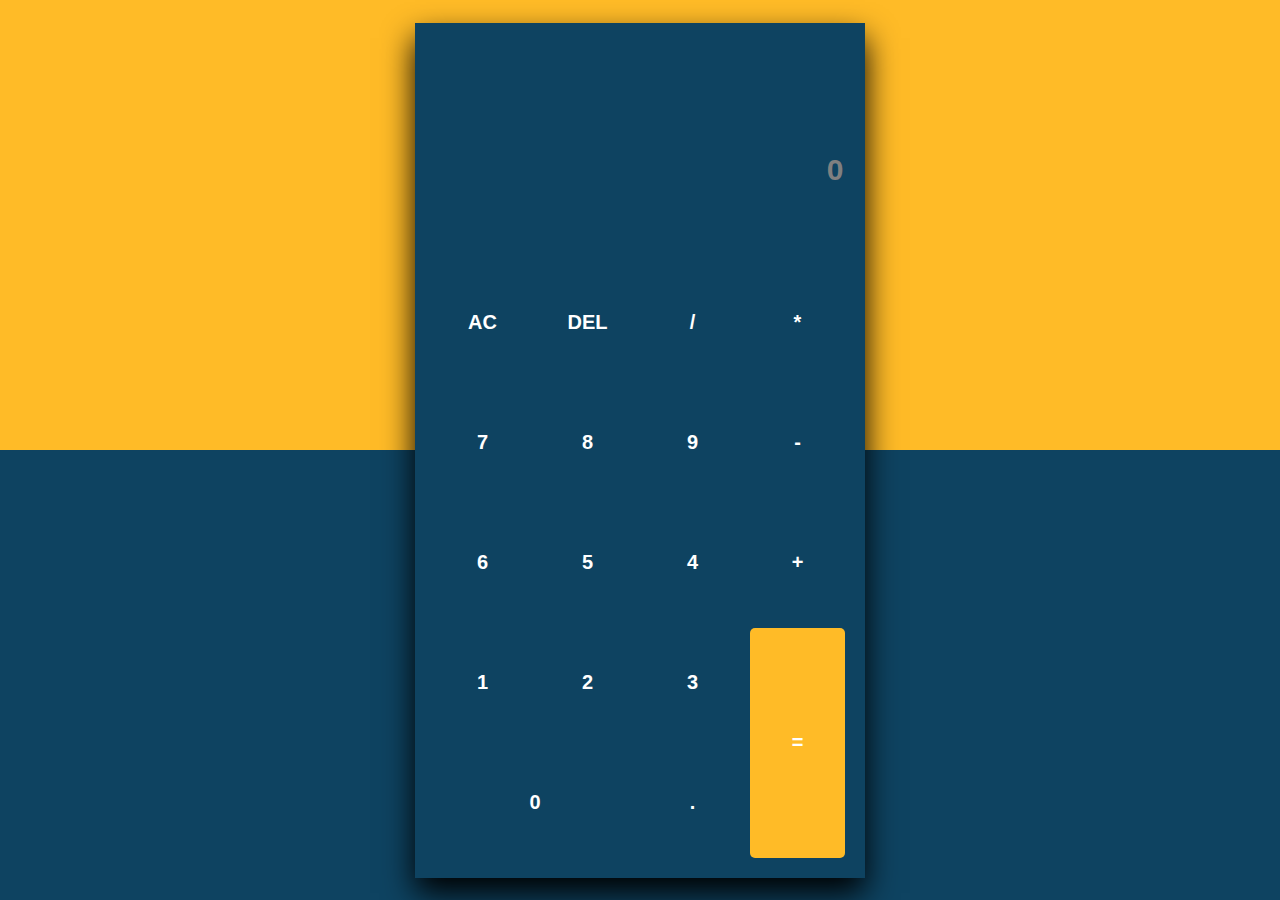
<file: calculator/index.html>
<!DOCTYPE html>
<html lang="en">
	<head>
		<meta charset="UTF-8" />
		<meta http-equiv="X-UA-Compatible" content="IE=edge" />
		<meta name="viewport" content="width=device-width, initial-scale=1.0" />
		<link rel="stylesheet" href="style.css" />
		<title>Calculator</title>
	</head>
	<body>
		<div class="container">
            <div class="warning">The expression isn't correct</div>
			<div class="result"> <span>0</span> 
            </div>
			<div class="operations">
				<div class="op ac">AC</div>
				<div class="op del">DEL</div>
				<div class="op division">/</div>
				<div class="op multiplication">*</div>
				<div class="op seven">7</div>
				<div class="op eight">8</div>
				<div class="op nine">9</div>
				<div class="op mince">-</div>
				<div class="op six">6</div>
				<div class="op five">5</div>
				<div class="op four">4</div>
				<div class="op plus">+</div>
				<div class="op one">1</div>
				<div class="op two">2</div>
				<div class="op three">3</div>
				<div class="op equal">=</div>
				<div class="op zero">0</div>
				<div class="op dot">.</div>
			</div>
		</div>
		<script src="script.js"></script>
	</body>
</html>
</file>
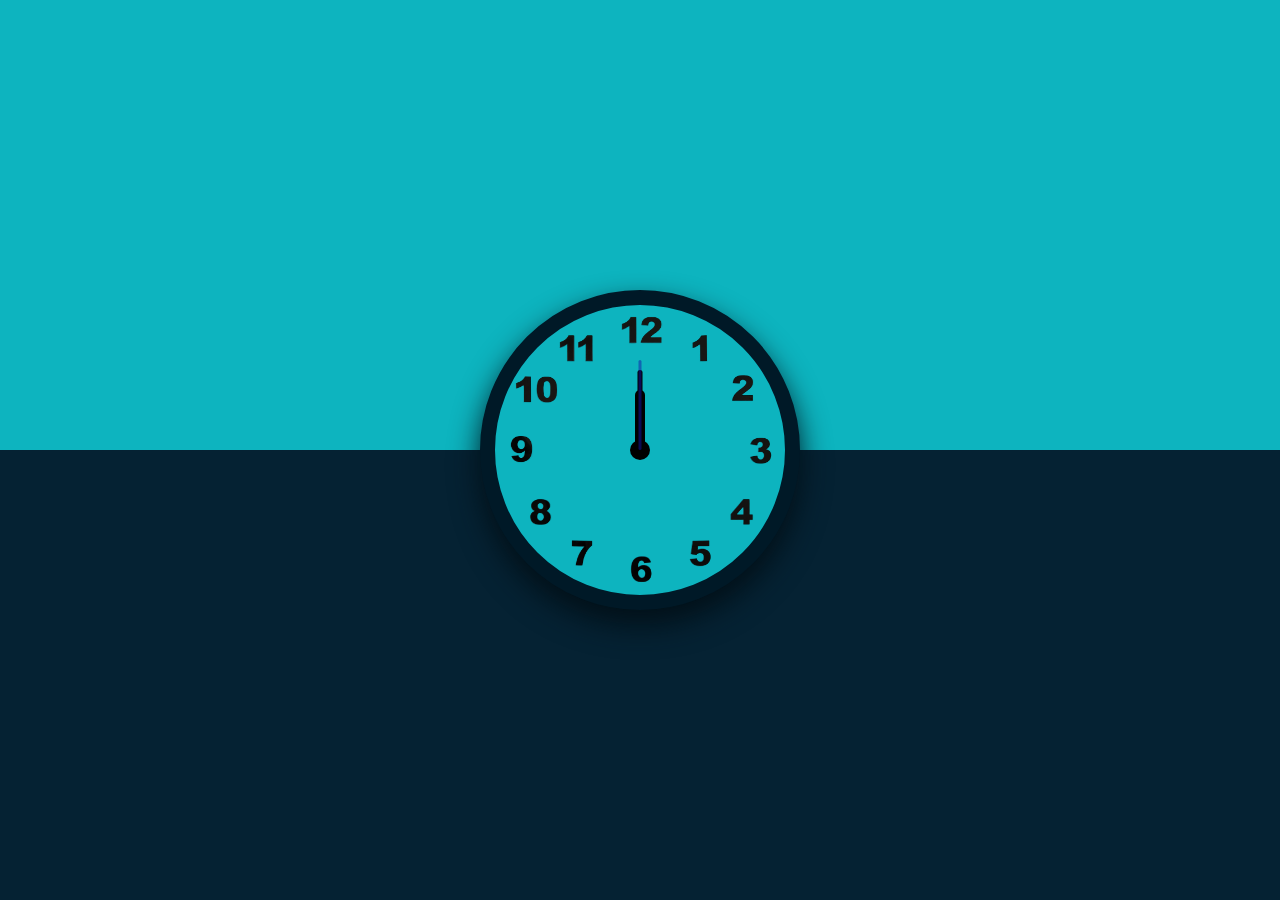
<file: clock/index.html>
<!DOCTYPE html>
<html lang="en">
  <head>
    <meta charset="UTF-8" />
    <meta http-equiv="X-UA-Compatible" content="IE=edge" />
    <meta name="viewport" content="width=device-width, initial-scale=1.0" />
    <link rel="stylesheet" href="style.css" />
    <title>Clock</title>
  </head>
  <body>
    <div class="container">
      <div class="clock">
        <div class="centre"></div>
        <div class="hand houre"></div>
        <div class="hand minute"></div>
        <div class="hand seconde"></div>
        <img src="./780524-removebg-preview.png" alt="" />
      </div>
    </div>
    <script src="script.js"></script>
  </body>
</html>
</file>
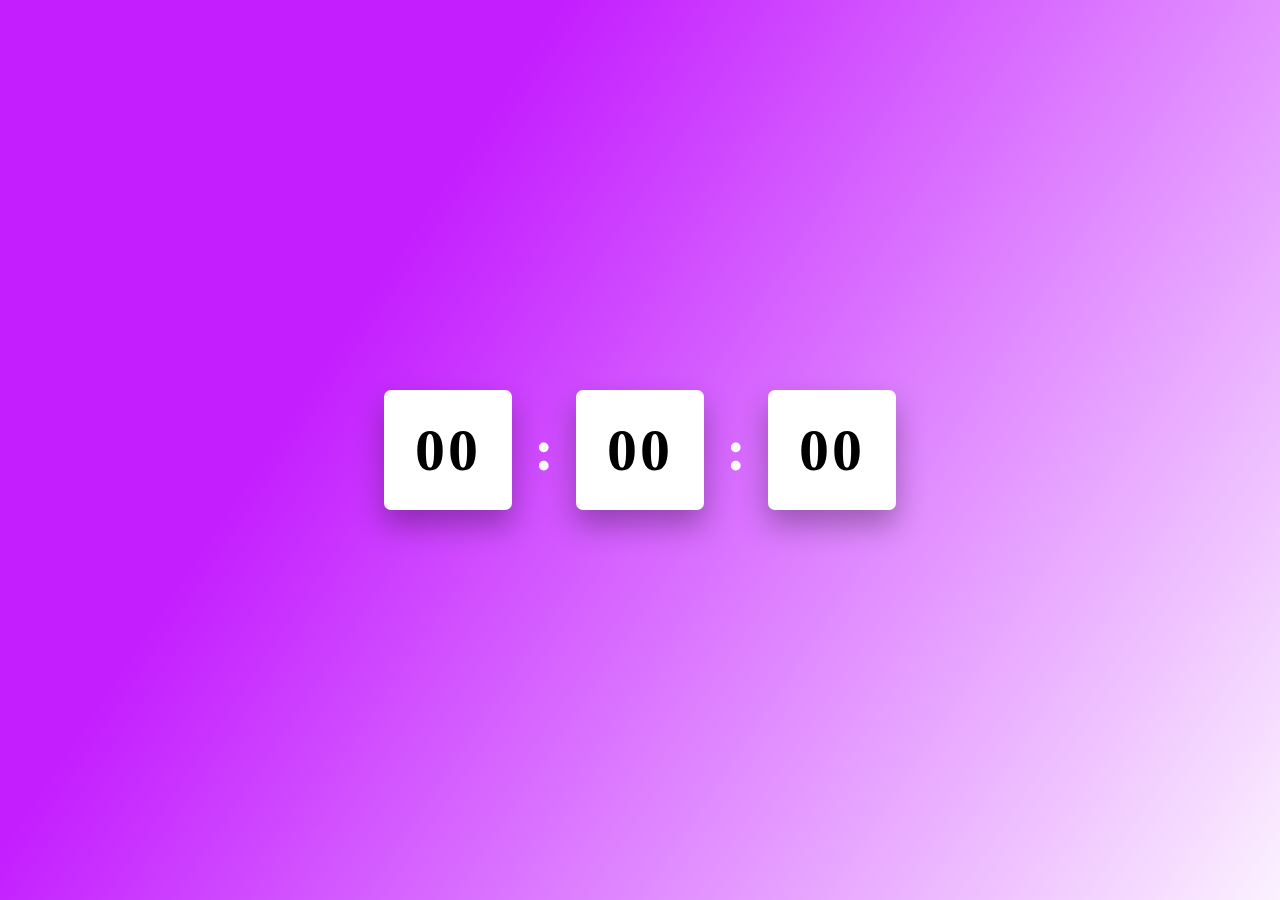
<file: digitalclock/index.html>
<!DOCTYPE html>
<html lang="en">
<head>
    <meta charset="UTF-8">
    <meta http-equiv="X-UA-Compatible" content="IE=edge">
    <meta name="viewport" content="width=device-width, initial-scale=1.0">
    <title>Document</title>
    <link rel="stylesheet" href="style.css">
</head>
<body>
    <div class="container">
        <div class="box houre">00</div>
        <span>:</span>
        <div class="box minute">00</div>
        <span>:</span>
        <div class="box seconde">00</div>

    </div>
    <script src="script.js"></script>
</body>
</html>
</file>
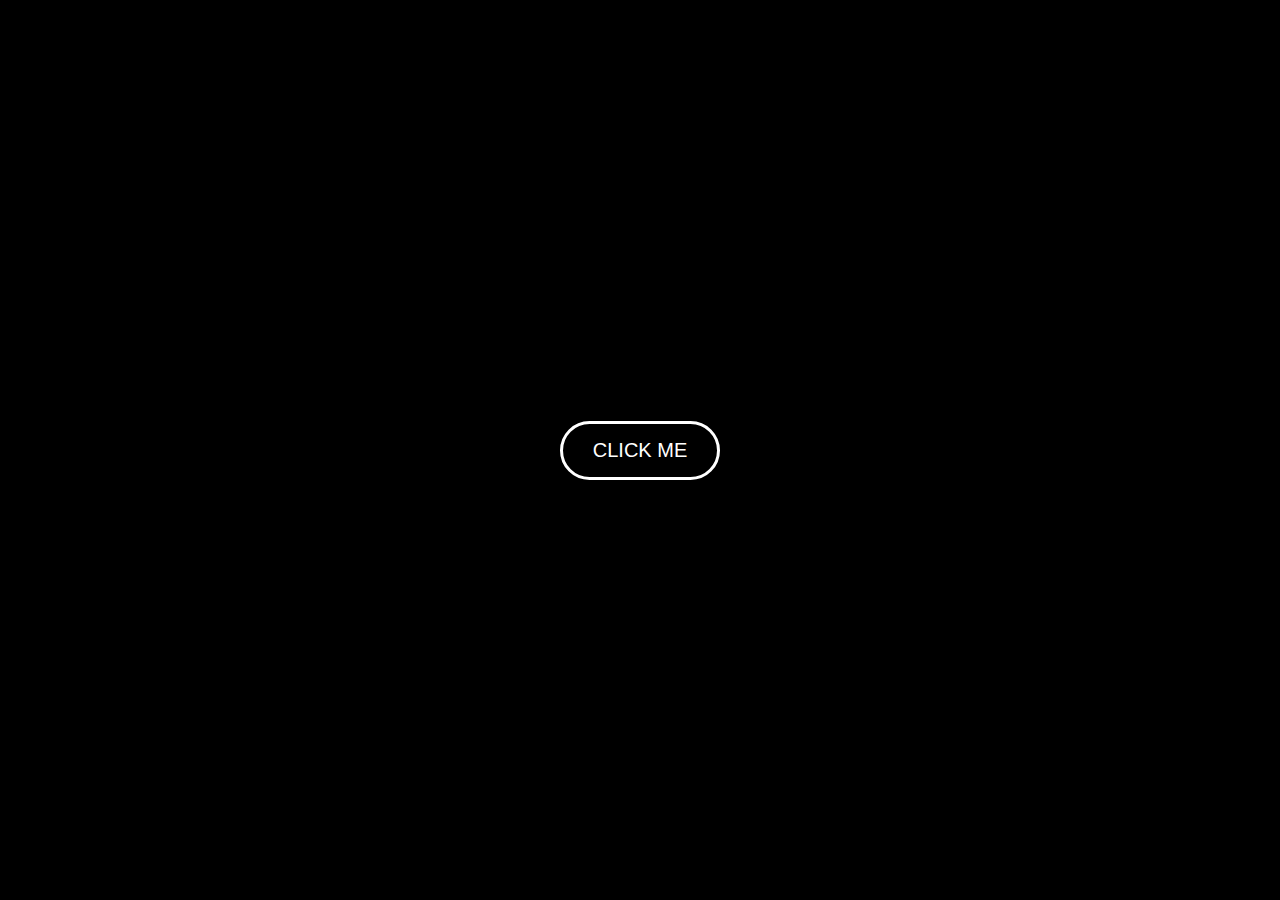
<file: randombackgroundcolor/index.html>
<!DOCTYPE html>
<html lang="en">
	<head>
		<meta charset="UTF-8" />
		<meta http-equiv="X-UA-Compatible" content="IE=edge" />
		<meta name="viewport" content="width=device-width, initial-scale=1.0" />
		<title>Random Background color</title>
        <link rel="stylesheet" href="style.css">
	</head>
	<body>
		
		<button>Click me</button>
	<script src="script.js"></script>
	</body>
</html>
</file>
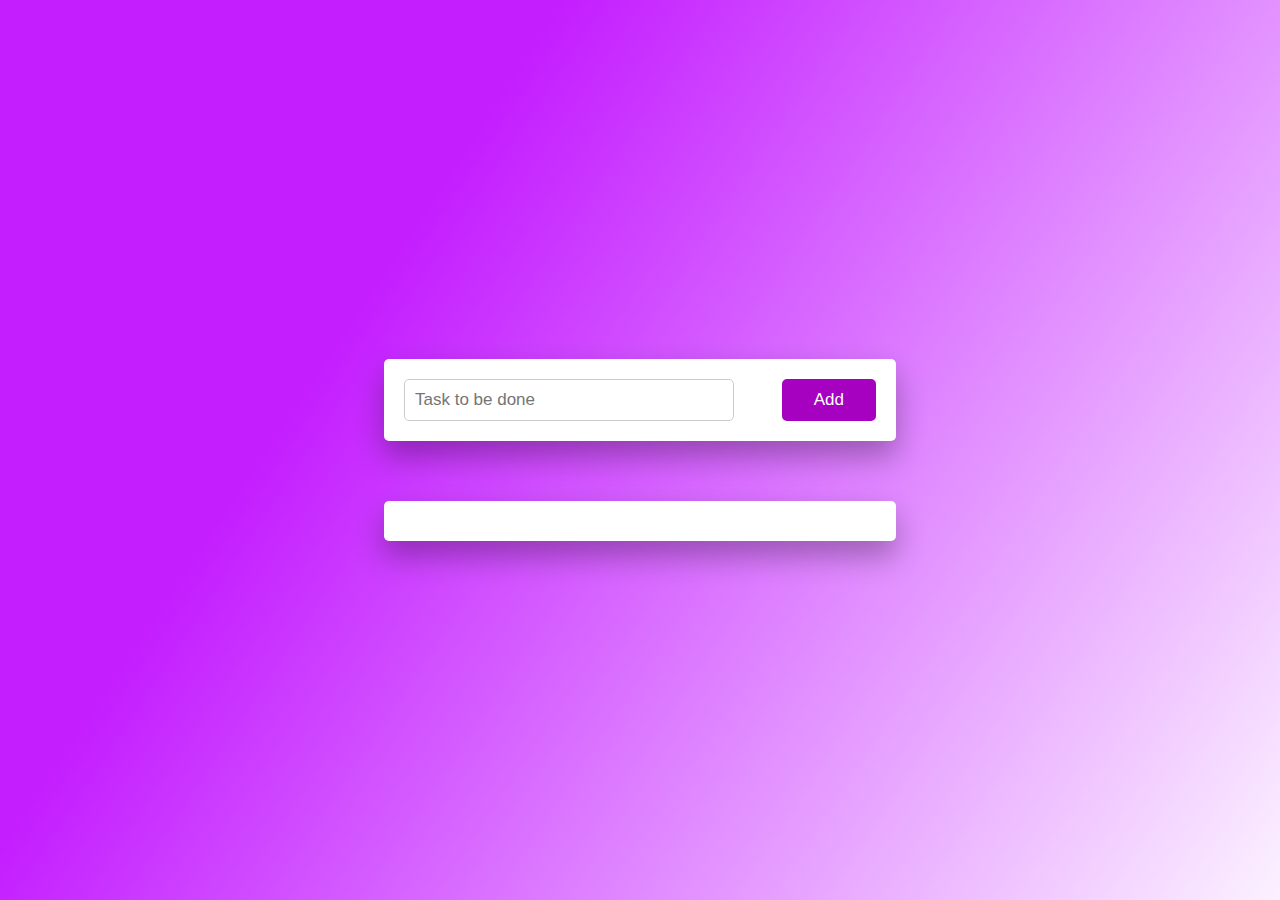
<file: todolist/index.html>
<!DOCTYPE html>
<html lang="en">
	<head>
		<meta charset="UTF-8" />
		<meta http-equiv="X-UA-Compatible" content="IE=edge" />
		<meta name="viewport" content="width=device-width, initial-scale=1.0" />
		<title>ToDoList</title>
		<link
			rel="stylesheet"
			href="https://cdnjs.cloudflare.com/ajax/libs/font-awesome/5.15.3/css/all.min.css" />
		<link rel="stylesheet" href="style.css" />
	</head>
	<body>
		<div class="container">
			<div class="addtask">
				<input type="text" placeholder="Task to be done" />
				<button>Add</button>
			</div>
			<div class="tasks">
				
              
			</div>
		</div>
		<script src="script.js"></script>
	</body>
</html>
</file>
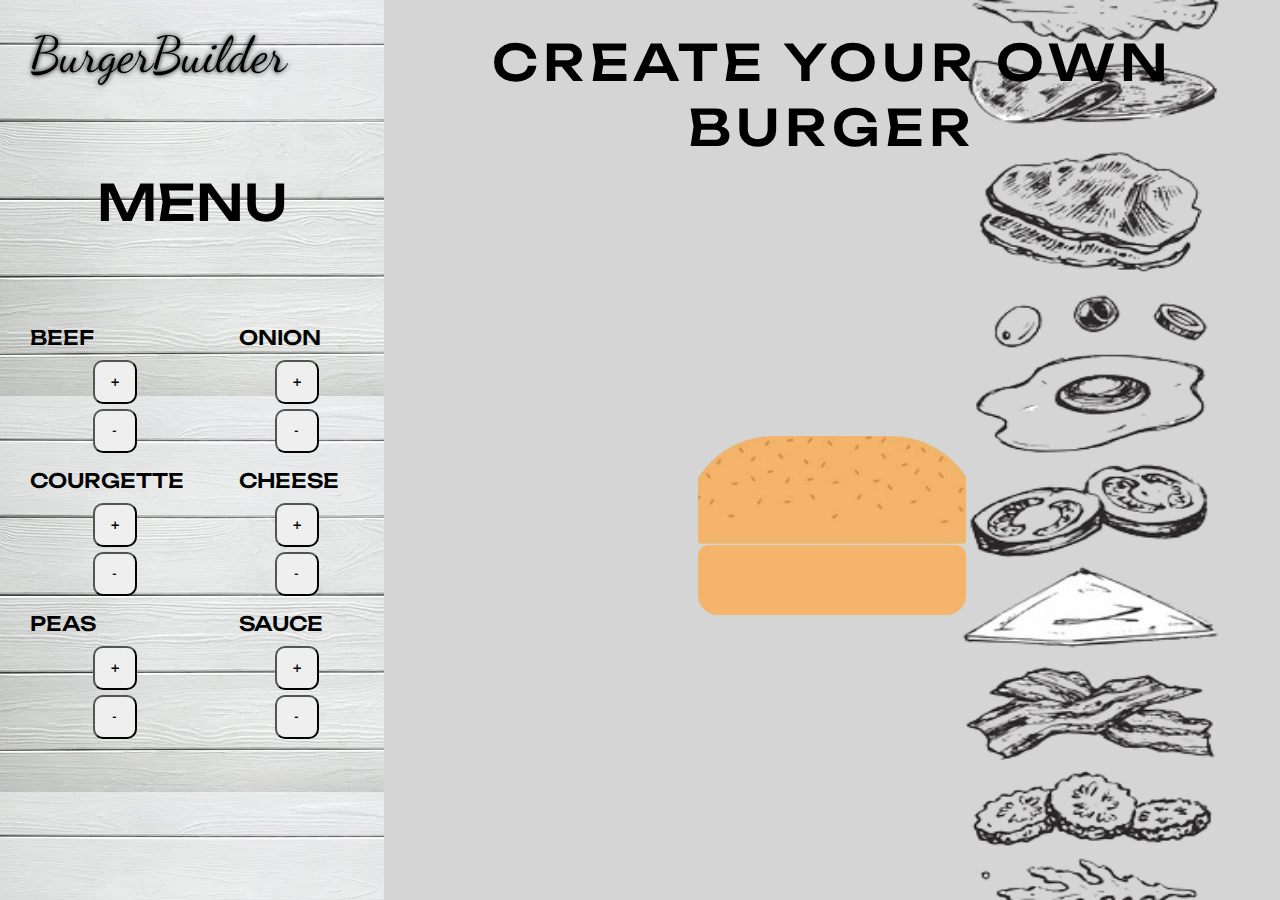
<file: burger builder/finalburger.html>
<!DOCTYPE html>
<html lang="en">
	<head>
		<meta charset="UTF-8" />
		<meta http-equiv="X-UA-Compatible" content="IE=edge" />
		<meta name="viewport" content="width=device-width, initial-scale=1.0" />
		<title>BurgerBuilder</title>
		<link rel="stylesheet" href="finalburger.css" />
		<link rel="icon" href="images/icon.jfif" />
		<link rel="preconnect" href="https://fonts.googleapis.com" />
		<link rel="preconnect" href="https://fonts.gstatic.com" crossorigin />
		<link
			href="https://fonts.googleapis.com/css2?family=Dancing+Script&family=Roboto:wght@100&display=swap"
			rel="stylesheet" />
		<link rel="preconnect" href="https://fonts.googleapis.com" />
		<link rel="preconnect" href="https://fonts.gstatic.com" crossorigin />
		<link
			href="https://fonts.googleapis.com/css2?family=Unbounded:wght@200&display=swap"
			rel="stylesheet" />
		<link rel="preconnect" href="https://fonts.googleapis.com" />
		<link rel="preconnect" href="https://fonts.gstatic.com" crossorigin />
		<link
			href="https://fonts.googleapis.com/css2?family=Unbounded:wght@200;600&display=swap"
			rel="stylesheet" />
	</head>
	<body>
		<div class="parent">
			<div class="menu">
				<h3 class="logo">BurgerBuilder</h3>
				<h1>MENU</h1>
				<div class="buttons">
					<div id="BEEF">
						<h4>BEEF</h4>
						<button class="BEEF">+</button>
						<button class="BEEF">-</button>
					</div>
					<div id="ONION">
						<h4>ONION</h4>
						<button class="ONION">+</button>
						<button class="ONION">-</button>
					</div>
					<div id="COURGETTE">
						<h4>COURGETTE</h4>
						<button class="COURGETTE">+</button>
						<button class="COURGETTE">-</button>
					</div>
					<div id="CHEESE">
						<h4>CHEESE</h4>
						<button class="CHEESE">+</button>
						<button class="CHEESE">-</button>
					</div>

					<div id="PEAS">
						<h4>PEAS</h4>
						<button class="PEAS">+</button>
						<button class="PEAS">-</button>
					</div>
					<div id="SAUCE">
						<h4>SAUCE</h4>
						<button class="SAUCE">+</button>
						<button class="SAUCE">-</button>
					</div>
				</div>
			</div>
			<div class="burger">
				<h1 class="logo2">
					CREATE YOUR OWN <br />BURGER
				</h1>

				<ul id="UL">
					<li class="painTop"></li>

					<li class="painBottom"></li>
				</ul>
			</div>
		</div>
		<script src="finalburger.js"></script>
	</body>
</html>
</file>
<file: calculator/style.css>
* {
	margin: 0;
	padding: 0;
	box-sizing: border-box;
}

body {
	font-family: "poppins", sans-serif;
	min-height: 100vh;

	background: linear-gradient(
		to bottom,
		rgb(255, 187, 39) 50%,
		rgb(14, 67, 97) 50%
	);
	display: flex;
	justify-content: center;
	align-items: center;
	position: relative;
	padding: 50px;
}

.container {
	position: absolute;
	box-shadow: 0 15px 30px;
	padding: 20px;
	min-width: 450px;
	width: 30%;
	background-color: rgb(14, 67, 97);
	height: 95%;
	display: flex;
	flex-direction: column;
}

.result {
	height: calc(100% / 3);
}

.operations {
	height: 100%;
	display: grid;
	grid-template-columns: repeat(4, 1fr);
	grid-gap: 10px;
}

.operations .op {
	display: flex;
	justify-content: center;
	align-items: center;
	color: white;
	transition: 0.3s;
	border-radius: 5px;
	font-size: 20px;
	font-weight: bold;
	cursor: pointer;
}

.operations .op:hover {
	background-color: rgba(0, 0, 0, 0.295);
}

.zero {
	grid-column: 1/3;
}
.result span {
	color: gray;
}
.equal {
	grid-row: span 2;
	background-color: rgb(255, 187, 39);
}

.result {
	font-size: 30px;
	font-weight: bold;
	color: white;
	letter-spacing: 1.5px;
	display: flex;
	align-items: center;
	justify-content: flex-end;
}

.warning {
	color: red;
	font-size: 25px;
	text-align: center;
	transition: 0.3s;
	opacity: 0;
}
</file>
<file: clock/style.css>
* {
	margin: 0;
	padding: 0;
	box-sizing: border-box;
}

body {
	min-height: 100vh;
	background: linear-gradient(
		to bottom,
		rgb(13 180 191) 50%,
		rgba(5, 34, 51, 1) 50%
	);
	display: flex;
	justify-content: center;
	align-items: center;
}

.clock {
	position: relative;
	padding: 5px;
	width: 320px;
	height: 320px;
	border-radius: 50%;
	background-color: rgb(13 180 191);
	border: 15px solid rgb(0, 25, 39);
	box-shadow: 0 15px 30px rgb(2, 16, 24);
}

.clock img {
	width: 100%;
}
.centre {
	border-radius: 50%;
	width: 20px;
	height: 20px;
	top: 50%;
	left: 50%;
	transform: translate(-50%, -50%);
	position: absolute;
	background-color: black;
}
.hand {
	border-radius: 5px;
	position: absolute;
	background-color: black;
	left: 50%;
	top: 50%;
	transform: translate(-50%,-100%);
	transform-origin: top;
}
.houre {
	height: 60px;
	width: 10px;
}
.minute {
	height: 80px;
	width: 5px;
	
}
.seconde {
	height: 90px;
	width: 3px;
	
	background-color: rgba(20, 20, 168, 0.493);
}
</file>
<file: digitalclock/style.css>
* {
	margin: 0;
	padding: 0;
	box-sizing: border-box;
}

body {
	display: flex;
	justify-content: center;
	align-items: center;
	min-height: 100vh;
	background: linear-gradient(
		123.58deg,
		#c41eff 30.05%,
		rgba(166, 0, 193, 0) 104.47%
	);
	font-family: "poppins" sans-serif;
}
.container {
	width: 40%;
	min-width: 450px;
	display: flex;
	height: 120px;
	justify-content: space-between;
	align-items: center;
}

.box {
	height: 100%;
	background-color: white;
	width: calc(100% / 4);
	font-size: 60px;
	display: flex;
	align-items: center;
	justify-content: center;
	font-weight: bold;
	border-radius: 7px;
	box-shadow: 0 15px 30px rgb(0 0 0/30%);
	letter-spacing: 3px;
}

span {
	font-size: 60px;
	color: white;
	font-weight: bold;
}
.points {
}
</file>
<file: randombackgroundcolor/style.css>
* {
    padding: 0;
    margin: 0;
}
body {
    display: flex;
    justify-content: center;
    align-items: center;
    min-height: 100vh;
    background-color: black;
}
button {
    background-color: transparent;
    border-radius: 30px;
    padding: 15px 30px;
    color: white;
    font-size: 20px;
    border: 3px solid white;
    cursor: pointer;
    outline: none;
    letter-spacing: 1.5;
    text-transform: uppercase;
}
</file>
<file: todolist/style.css>
* {
	margin: 0;
	padding: 0;
	box-sizing: border-box;
}

body {
	font-family: "poppins", sans-serif;
	min-height: 100vh;
	background: linear-gradient(
		123.58deg,
		#c41eff 30.05%,
		rgba(166, 0, 193, 0) 104.47%
	);

	display: flex;
	justify-content: center;
	align-items: center;
}

.container {
	width: 40%;
	min-width: 450px;
}
.addtask {
	box-shadow: 0 15px 30px rgb(0 0 0/30%);
	display: flex;
	justify-content: space-between;
}

.addtask,
.tasks {
	padding: 20px;
	background-color: white;
	border-radius: 5px;
}

.addtask input {
	width: 70%;
	padding: 10px;
	outline: none;
	border: 1px solid #ccc;
	font-size: 17px;
	font-weight: 500;
}
.addtask input:focus {
	border-color: #a600c1;
}
.addtask button {
	padding: 10px;
	color: white;
	border: none;
	width: 20%;
	cursor: pointer;
	font-size: 17px;
	background-color: #a600c1;
}

.addtask button,
.addtask input {
	border-radius: 5px;
}

.tasks {
	margin-top: 60px;
	box-shadow: 0 15px 30px rgb(0 0 0/30%);
}

.task {
	width: 100%;
	padding: 15px;
	display: flex;
	align-items: center;
	justify-content: space-between;
	border-bottom: 2px solid #ccc;
	background-color: #ececec;
	margin-bottom: 20px;
}
.task:last-child {
	margin: 0;
}
.task .par {
	font-size: 17px;
    text-decoration: none;
    cursor: pointer;
}
.par.completed{
    text-decoration: line-through;
}
.task i {
	cursor: pointer;
	font-size: 20px;
}
</file>
<file: burger builder/finalburger.css>
* {
	margin: 0;
	padding: 0;
	box-sizing: border-box;
	font-family: "Unbounded", cursive;
}
.parent {
	width: 100%;
	height: 100vh;
	background-color: #eee;
	display: flex;
}
.menu {
	width: 30%;
	height: 100%;
	background-color: gray;

	background-image: url(images/white\ planche.jpg);
	display: grid;
	grid-template-columns: 100%;
	grid-template-rows: 10% 20% 70%;
	align-items: center;
}
.buttons {
	width: 100%;
	height: 70%;
	display: grid;
	grid-template-columns: repeat(2, auto);
	grid-template-rows: repeat(4, auto);
	padding: 10px;
	row-gap: 10px;
	margin-bottom: 100px;
}

h4 {
	margin-left: 20px;
	font-weight: 500;
	font-size: 20px;
	margin-bottom: 10px;
}
h4:hover {
	text-shadow: 0px -2px 10px black;
}
h1 {
	width: 100%;
	height: 10%;
	text-align: center;
	margin-top: 100px;
	margin-bottom: 100px;
	font-weight: 500;
	font-size: 50px;
}
.logo {
	font-size: 50px;
	font-weight: unset;
	margin-left: 30px;
	margin-top: 20px;

	cursor: pointer;
	/* height: 130px; */
	font-family: "Dancing Script", cursive;
	/* font-family: 'Unbounded', cursive; */
	transition-duration: 1s;
	text-shadow: 0 0 5px black;
}
.logo:hover {
	font-size: 70px;
}

button {
	height: 20px;
	width: 20%;
	margin: 5px auto;
	padding: 20px;
	border-radius: 10px;
	display: flex;
	justify-content: center;
	align-items: center;
	position: relative;
	cursor: pointer;
}
button:hover {
	background-color: gray;
}

.burger {
	width: 70%;
	height: 100%;

	background-color: rgb(0, 0, 0, 10%);
	display: flex;
	flex-direction: column;
	justify-content: center;
	align-items: center;
	perspective: 300px;
	perspective-origin: center right;
	background-image: url(images/BYOB-removebg-preview.png);
	background-repeat: no-repeat;
	background-position: right;
	background-size: 40% 100%;
}
ul {
	width: 50%;
	height: 100%;
	display: flex;
	flex-direction: column;
	justify-content: center;
	align-items: center;
	transition: 1s;
	text-shadow: 0 0 100px black;
	margin-bottom: 70px;
	cursor: pointer;
}
.logo2 {
	margin-top: 30px;
	letter-spacing: 5px;
	line-height: 1.3;
	width: 100%;
}

ul li {
	list-style: none;
}
.painTop {
	width: 60%;
	height: 110px;

	border-radius: 20px 20px 5px 5px;

	background-image: url(images/top-removebg-preview.png);
	background-size: 300px;
	background-repeat: no-repeat;
	background-position: center;
	order: 1;
}
.painBottom {
	width: 60%;
	height: 70px;

	background-image: url(images/bottom-removebg-preview.png);
	border-radius: 10px 10px 20px 20px;
	background-repeat: no-repeat;
	background-position: center;
	order: 50;
}

ul:hover {
	transform: translateZ(50px);
}
</file>
